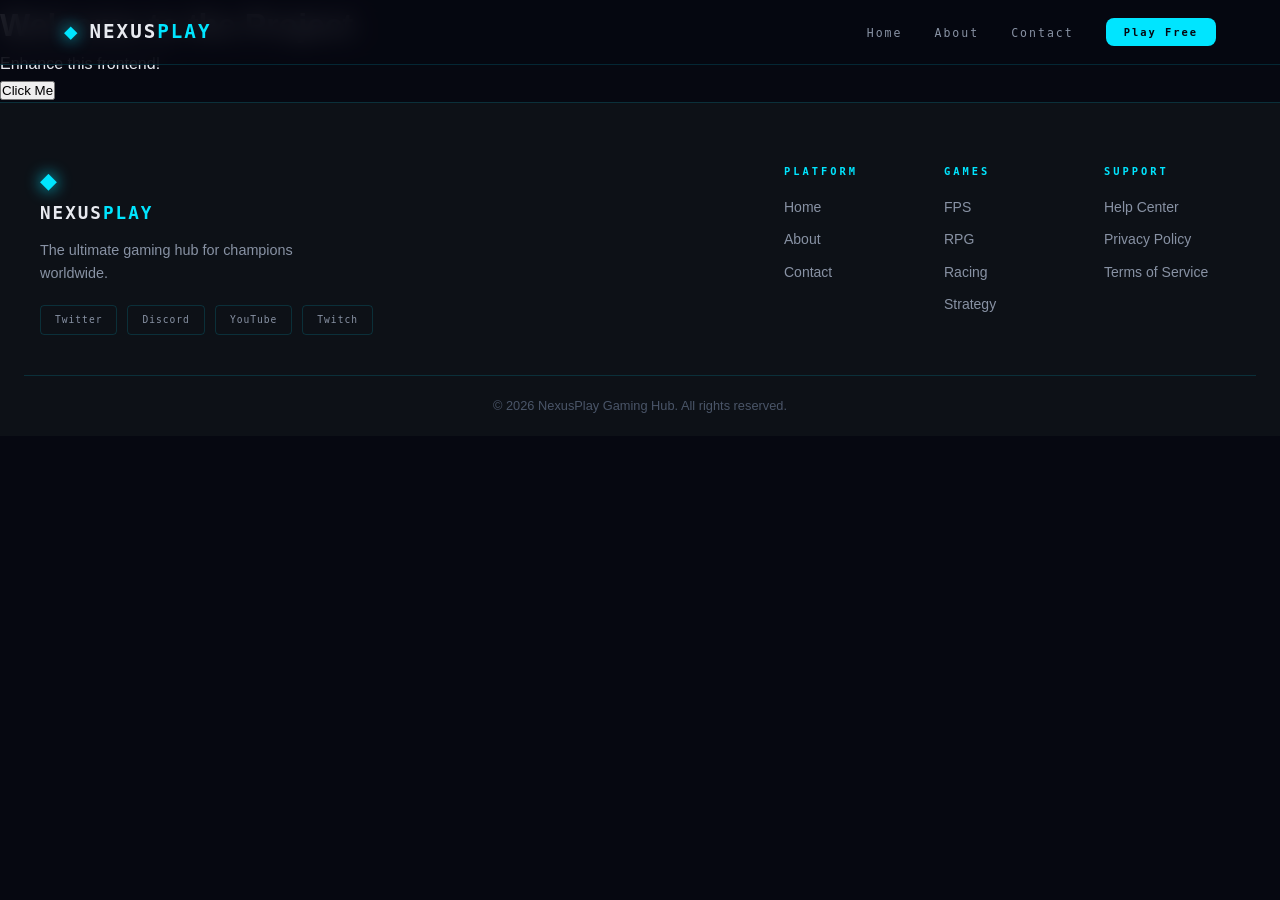
<file: index.html>
<!DOCTYPE html>
<html lang="en">
<head>
  <meta charset="UTF-8">
  <meta name="viewport" content="width=device-width, initial-scale=1.0">
  <title>Frontend Enhancement Project</title>
  <link rel="stylesheet" href="assets/css/styles.css">
</head>
<body>

  <!-- Navbar -->
  <div id="navbar"></div>

  <main>
    <h1>Welcome to the Project</h1>
    <p>Enhance this frontend!</p>

    <button onclick="showAlert()">Click Me</button>
  </main>

  <!-- Footer -->
  <div id="footer"></div>

  <script src="assets/js/script.js"></script>
</body>
</html>
</file>
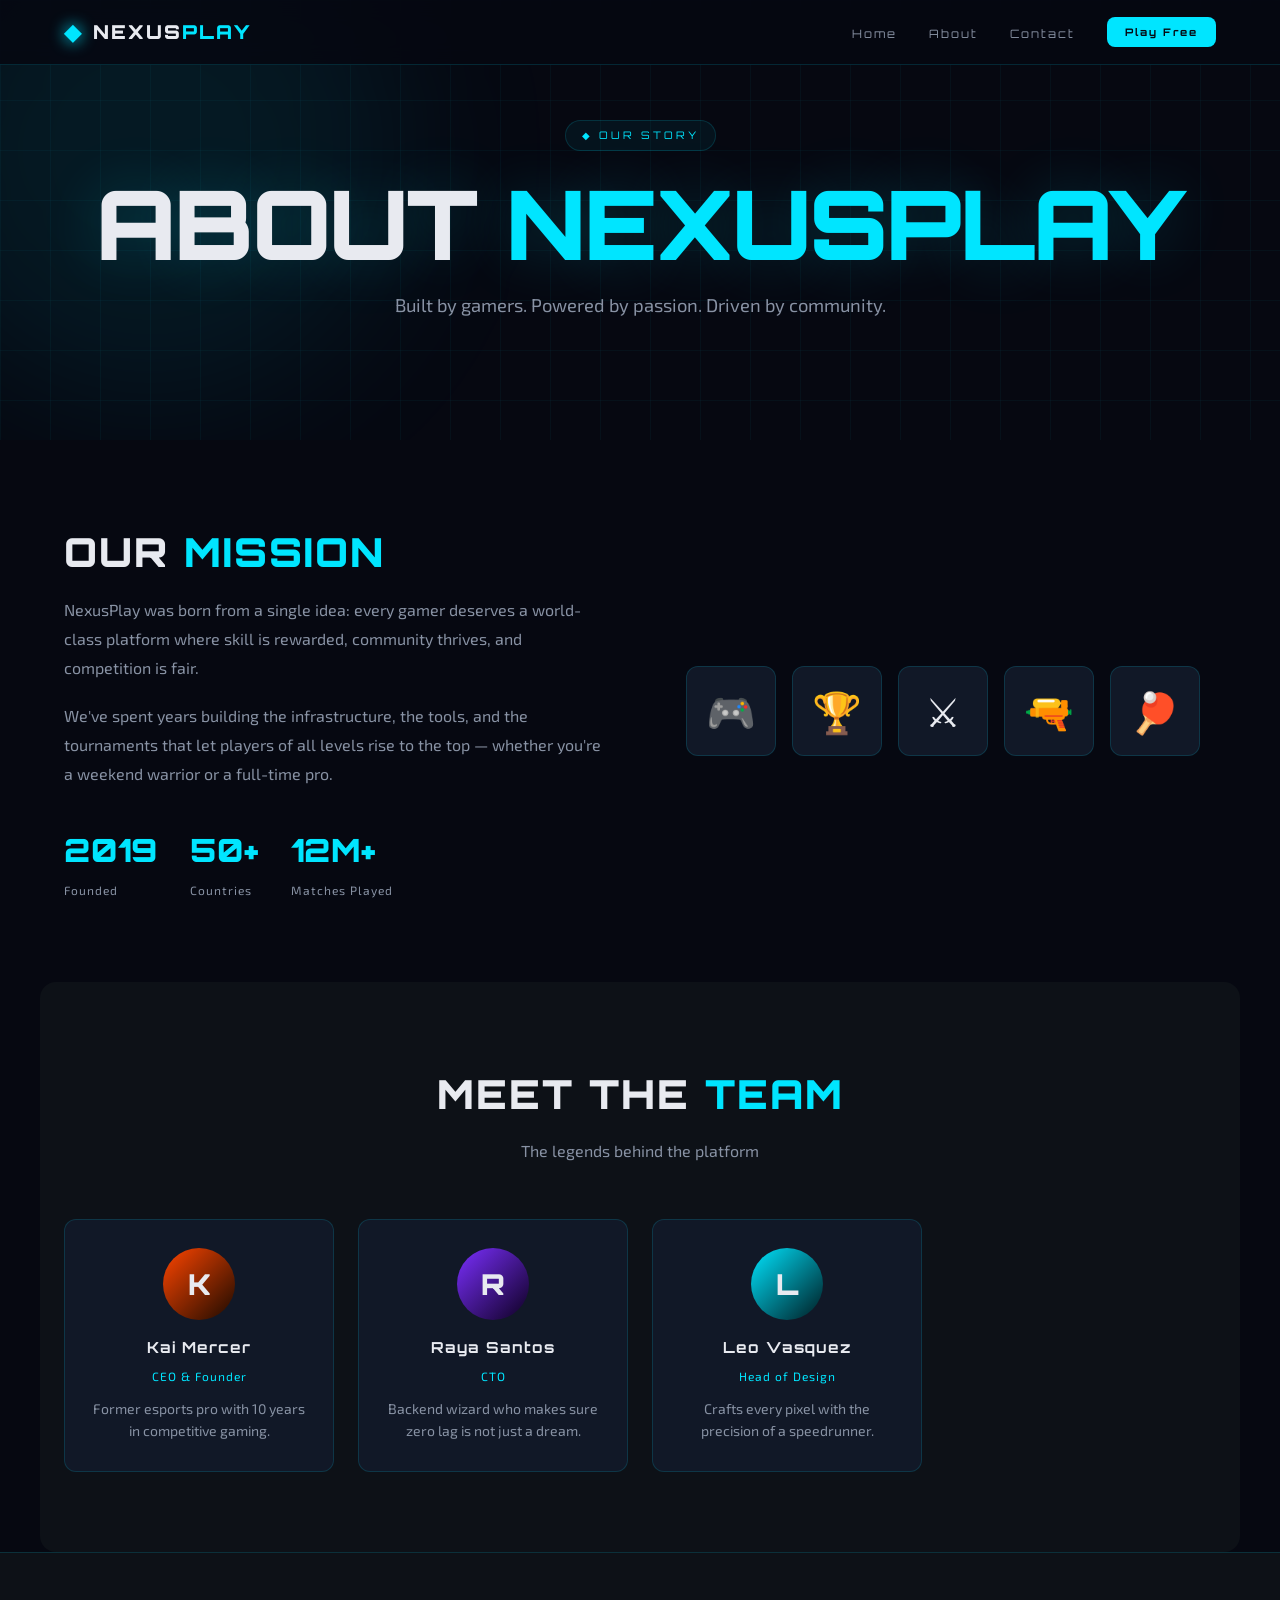
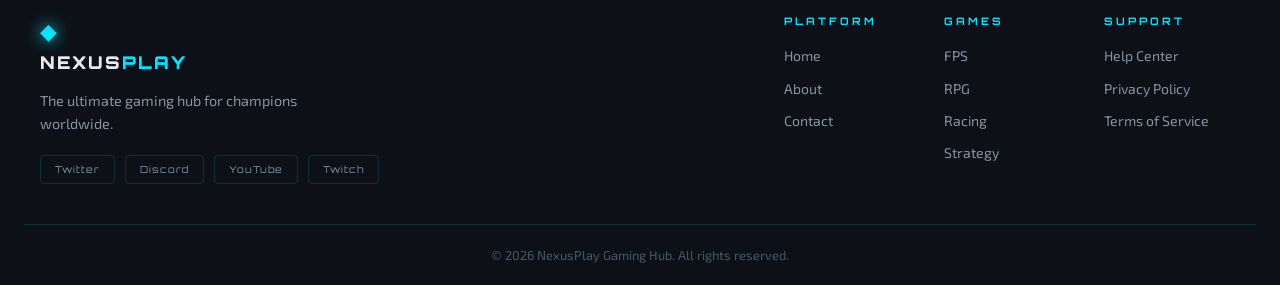
<file: pages/about.html>
<!DOCTYPE html>
<html lang="en">
<head>
  <meta charset="UTF-8">
  <meta name="viewport" content="width=device-width, initial-scale=1.0">
  <title>About — NexusPlay</title>
  <link rel="stylesheet" href="../assets/css/styles.css">
  <link rel="preconnect" href="https://fonts.googleapis.com">
  <link href="https://fonts.googleapis.com/css2?family=Orbitron:wght@400;700;900&family=Exo+2:wght@300;400;600&display=swap" rel="stylesheet">
</head>
<body>

  <div id="navbar"></div>

  <!-- Page Hero -->
  <section class="page-hero">
    <div class="hero-bg">
      <div class="grid-overlay"></div>
      <div class="glow-orb orb1"></div>
    </div>
    <div class="page-hero-content">
      <span class="hero-badge">&#9670; OUR STORY</span>
      <h1 class="hero-title">ABOUT <span class="accent">NEXUSPLAY</span></h1>
      <p class="hero-sub">Built by gamers. Powered by passion. Driven by community.</p>
    </div>
  </section>

  <!-- Mission Section -->
  <section class="section">
    <div class="about-grid">
      <div class="about-text">
        <h2 class="section-title">OUR <span class="accent">MISSION</span></h2>
        <p>NexusPlay was born from a single idea: every gamer deserves a world-class platform where skill is rewarded, community thrives, and competition is fair.</p>
        <p>We've spent years building the infrastructure, the tools, and the tournaments that let players of all levels rise to the top — whether you're a weekend warrior or a full-time pro.</p>
        <div class="about-stats">
          <div class="astat"><span>2019</span><small>Founded</small></div>
          <div class="astat"><span>50+</span><small>Countries</small></div>
          <div class="astat"><span>12M+</span><small>Matches Played</small></div>
        </div>
      </div>
      <div class="about-visual">
        <div class="hex-grid">
          <div class="hex h1"><span>&#127918;</span></div>
          <div class="hex h2"><span>&#127942;</span></div>
          <div class="hex h3"><span>&#9876;</span></div>
          <div class="hex h4"><span>&#128299;</span></div>
          <div class="hex h5"><span>&#127955;</span></div>
        </div>
      </div>
    </div>
  </section>

  <!-- Team Section -->
  <section class="section team-section">
    <div class="section-header">
      <h2 class="section-title">MEET THE <span class="accent">TEAM</span></h2>
      <p class="section-sub">The legends behind the platform</p>
    </div>
    <div class="team-grid">
      <div class="team-card">
        <div class="team-avatar" style="background: linear-gradient(135deg,#ff4500,#1a0a00)">K</div>
        <h3>Kai Mercer</h3>
        <span class="team-role">CEO & Founder</span>
        <p>Former esports pro with 10 years in competitive gaming.</p>
      </div>
      <div class="team-card">
        <div class="team-avatar" style="background: linear-gradient(135deg,#7b2fff,#0d0020)">R</div>
        <h3>Raya Santos</h3>
        <span class="team-role">CTO</span>
        <p>Backend wizard who makes sure zero lag is not just a dream.</p>
      </div>
      <div class="team-card">
        <div class="team-avatar" style="background: linear-gradient(135deg,#00e5ff,#001a20)">L</div>
        <h3>Leo Vasquez</h3>
        <span class="team-role">Head of Design</span>
        <p>Crafts every pixel with the precision of a speedrunner.</p>
      </div>
    </div>
  </section>

  <div id="footer"></div>

  <div id="toast" class="toast"></div>
  <script src="../assets/js/script.js"></script>
</body>
</html>
</file>
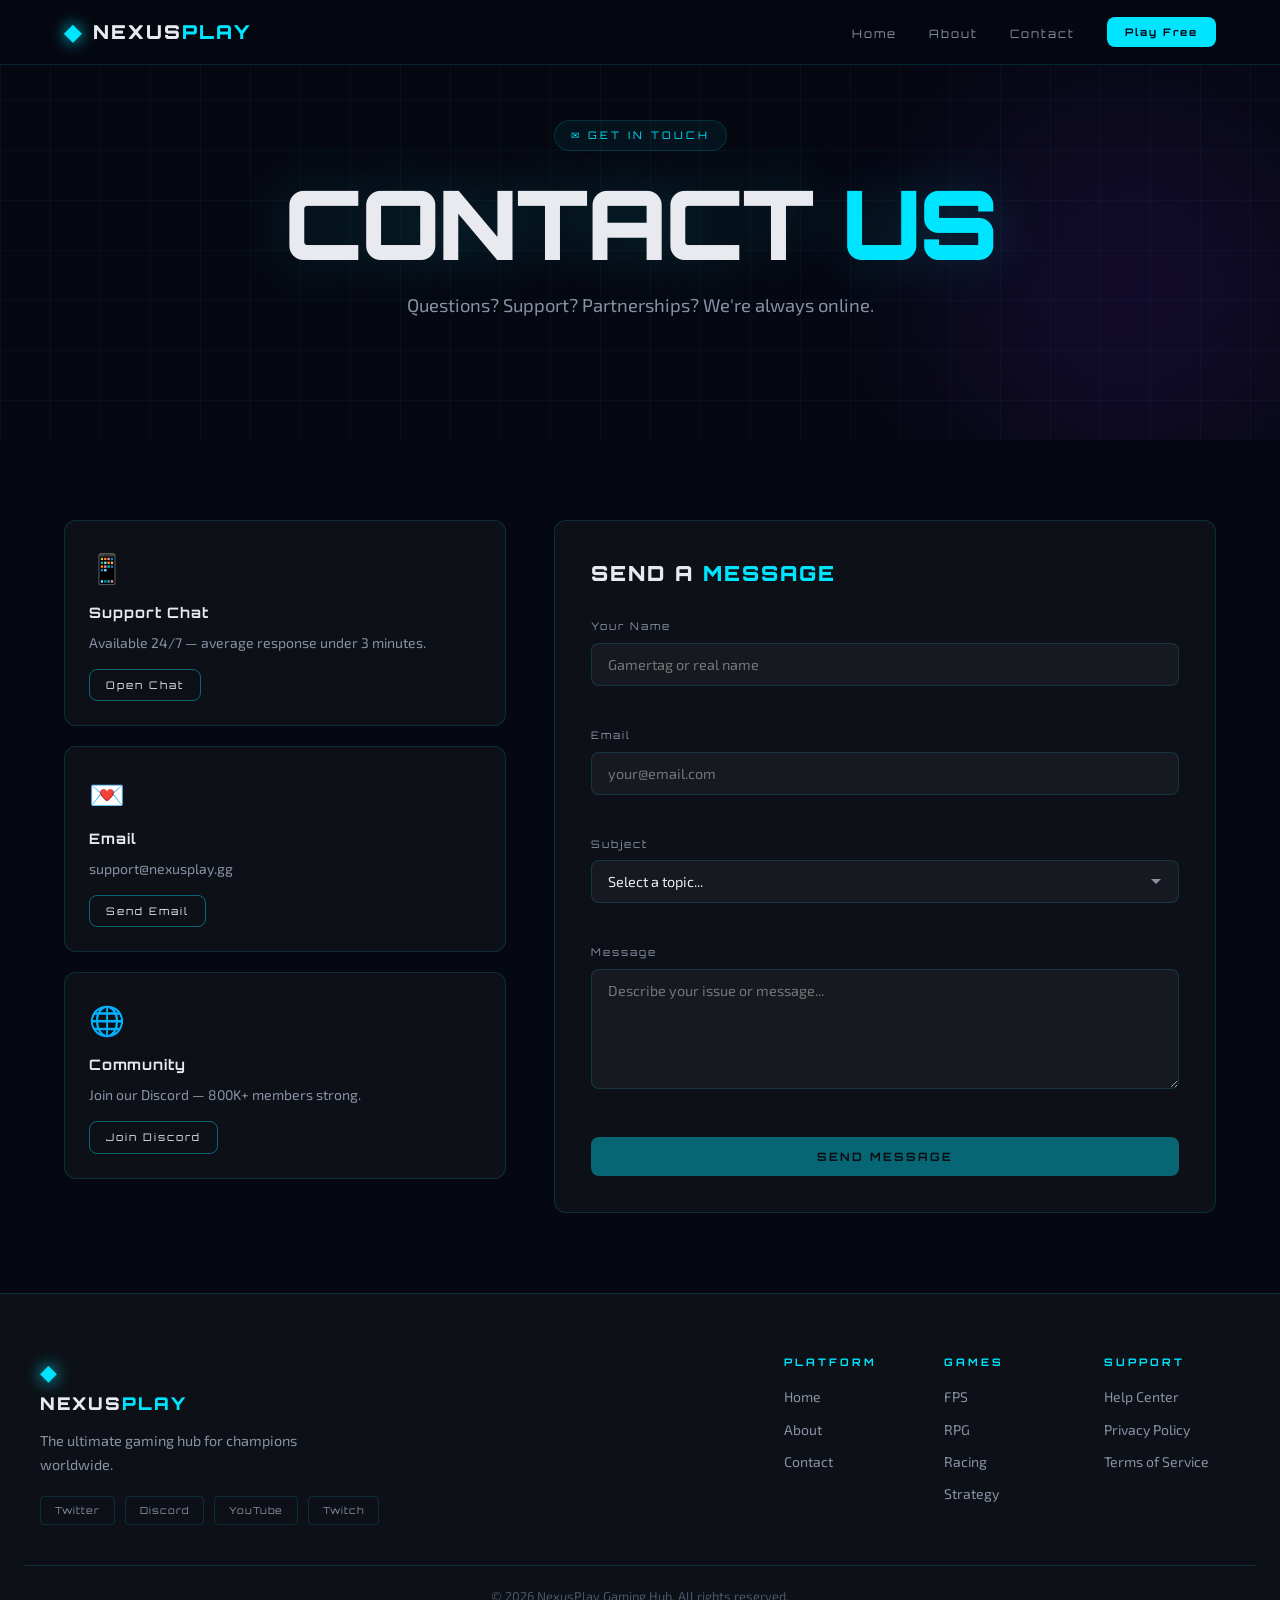
<file: pages/contact.html>
<!DOCTYPE html>
<html lang="en">
<head>
  <meta charset="UTF-8">
  <meta name="viewport" content="width=device-width, initial-scale=1.0">
  <title>Contact — NexusPlay</title>
  <link rel="stylesheet" href="../assets/css/styles.css">
  <link rel="preconnect" href="https://fonts.googleapis.com">
  <link href="https://fonts.googleapis.com/css2?family=Orbitron:wght@400;700;900&family=Exo+2:wght@300;400;600&display=swap" rel="stylesheet">
</head>
<body>

  <div id="navbar"></div>

  <!-- Page Hero -->
  <section class="page-hero">
    <div class="hero-bg">
      <div class="grid-overlay"></div>
      <div class="glow-orb orb2"></div>
    </div>
    <div class="page-hero-content">
      <span class="hero-badge">&#9993; GET IN TOUCH</span>
      <h1 class="hero-title">CONTACT <span class="accent">US</span></h1>
      <p class="hero-sub">Questions? Support? Partnerships? We're always online.</p>
    </div>
  </section>

  <!-- Contact Section -->
  <section class="section">
    <div class="contact-grid">

      <!-- Info Cards -->
      <div class="contact-info">
        <div class="contact-card">
          <span class="contact-icon">&#128241;</span>
          <h3>Support Chat</h3>
          <p>Available 24/7 — average response under 3 minutes.</p>
          <a href="#" class="btn-ghost small">Open Chat</a>
        </div>
        <div class="contact-card">
          <span class="contact-icon">&#128140;</span>
          <h3>Email</h3>
          <p>support@nexusplay.gg</p>
          <a href="mailto:support@nexusplay.gg" class="btn-ghost small">Send Email</a>
        </div>
        <div class="contact-card">
          <span class="contact-icon">&#127760;</span>
          <h3>Community</h3>
          <p>Join our Discord — 800K+ members strong.</p>
          <a href="#" class="btn-ghost small">Join Discord</a>
        </div>
      </div>

      <!-- Contact Form with Validation -->
      <div class="contact-form-wrap">
        <h2 class="section-title">SEND A <span class="accent">MESSAGE</span></h2>
        <div class="contact-form">
          <div class="form-group">
            <label>Your Name</label>
            <input type="text" id="c-name" placeholder="Gamertag or real name" oninput="validateContact()">
            <span class="field-error" id="c-name-error"></span>
          </div>
          <div class="form-group">
            <label>Email</label>
            <input type="email" id="c-email" placeholder="your@email.com" oninput="validateContact()">
            <span class="field-error" id="c-email-error"></span>
          </div>
          <div class="form-group">
            <label>Subject</label>
            <select id="c-subject" onchange="validateContact()">
              <option value="">Select a topic...</option>
              <option>Bug Report</option>
              <option>Account Issue</option>
              <option>Partnership Inquiry</option>
              <option>General Feedback</option>
            </select>
            <span class="field-error" id="c-subject-error"></span>
          </div>
          <div class="form-group">
            <label>Message</label>
            <textarea id="c-message" rows="5" placeholder="Describe your issue or message..." oninput="validateContact()"></textarea>
            <span class="field-error" id="c-message-error"></span>
          </div>
          <button class="btn-primary full-width" id="contact-submit" onclick="submitContact()" disabled>SEND MESSAGE</button>
        </div>
      </div>

    </div>
  </section>

  <div id="footer"></div>

  <div id="toast" class="toast"></div>
  <script src="../assets/js/script.js"></script>
</body>
</html>
</file>
<file: assets/css/styles.css>
/* ============================================
   NEXUSPLAY — GAMING WEBSITE
   Enhanced CSS with gaming aesthetic
   ============================================ */

/* --- CSS Variables --- */
:root {
  --bg-dark: #060811;
  --bg-card: #0d1117;
  --bg-surface: #111827;
  --accent: #00e5ff;
  --accent-alt: #7b2fff;
  --accent-hot: #ff4500;
  --text-primary: #e8eaf0;
  --text-secondary: #8892a4;
  --text-muted: #4a5568;
  --border: rgba(0, 229, 255, 0.15);
  --border-hover: rgba(0, 229, 255, 0.4);
  --glow: 0 0 20px rgba(0, 229, 255, 0.3);
  --glow-strong: 0 0 40px rgba(0, 229, 255, 0.5);
  --font-head: 'Orbitron', monospace;
  --font-body: 'Exo 2', sans-serif;
  --radius: 8px;
  --transition: all 0.25s cubic-bezier(0.4, 0, 0.2, 1);
}

/* --- Reset & Base --- */
*, *::before, *::after { box-sizing: border-box; margin: 0; padding: 0; }

html { scroll-behavior: smooth; }

body {
  font-family: var(--font-body);
  background: var(--bg-dark);
  color: var(--text-primary);
  overflow-x: hidden;
  font-size: 16px;
  line-height: 1.6;
}

a { color: inherit; text-decoration: none; }
img { max-width: 100%; }

/* --- Accent --- */
.accent { color: var(--accent); }

/* ============================================
   NAVBAR
   ============================================ */
.navbar {
  position: fixed;
  top: 0; left: 0; right: 0;
  z-index: 1000;
  background: rgba(6, 8, 17, 0.85);
  backdrop-filter: blur(12px);
  border-bottom: 1px solid var(--border);
  transition: var(--transition);
}

.navbar.scrolled {
  background: rgba(6, 8, 17, 0.97);
  box-shadow: 0 4px 30px rgba(0,0,0,0.5);
}

.nav-inner {
  max-width: 1200px;
  margin: 0 auto;
  padding: 0 24px;
  display: flex;
  align-items: center;
  justify-content: space-between;
  height: 64px;
}

.nav-logo {
  display: flex;
  align-items: center;
  gap: 10px;
  font-family: var(--font-head);
  font-size: 1.2rem;
  font-weight: 900;
  letter-spacing: 2px;
}

.logo-icon {
  color: var(--accent);
  font-size: 1.4rem;
  filter: drop-shadow(0 0 8px var(--accent));
}

.nav-links {
  display: flex;
  align-items: center;
  gap: 32px;
  list-style: none;
}

.nav-link {
  font-family: var(--font-head);
  font-size: 0.72rem;
  letter-spacing: 2px;
  color: var(--text-secondary);
  transition: var(--transition);
  position: relative;
}

.nav-link::after {
  content: '';
  position: absolute;
  bottom: -4px; left: 0;
  width: 0; height: 1px;
  background: var(--accent);
  transition: var(--transition);
}

.nav-link:hover { color: var(--accent); }
.nav-link:hover::after { width: 100%; }

/* Highlight active page */
.nav-link.active { color: var(--accent); }
.nav-link.active::after { width: 100%; }

/* Hamburger */
.hamburger {
  display: none;
  flex-direction: column;
  gap: 5px;
  background: none;
  border: none;
  cursor: pointer;
  padding: 6px;
}

.hamburger span {
  display: block;
  width: 24px; height: 2px;
  background: var(--text-primary);
  transition: var(--transition);
}

.hamburger.open span:nth-child(1) { transform: translateY(7px) rotate(45deg); }
.hamburger.open span:nth-child(2) { opacity: 0; }
.hamburger.open span:nth-child(3) { transform: translateY(-7px) rotate(-45deg); }

/* ============================================
   BUTTONS
   ============================================ */
.btn-primary {
  font-family: var(--font-head);
  font-size: 0.72rem;
  font-weight: 700;
  letter-spacing: 2px;
  background: var(--accent);
  color: var(--bg-dark);
  border: none;
  padding: 12px 28px;
  border-radius: var(--radius);
  cursor: pointer;
  transition: var(--transition);
  position: relative;
  overflow: hidden;
}

.btn-primary::before {
  content: '';
  position: absolute;
  inset: 0;
  background: rgba(255,255,255,0.15);
  transform: translateX(-100%);
  transition: transform 0.3s ease;
}

.btn-primary:hover::before { transform: translateX(0); }
.btn-primary:hover { box-shadow: var(--glow-strong); transform: translateY(-2px); }
.btn-primary:active { transform: translateY(0); }

.btn-primary.small { padding: 8px 18px; font-size: 0.65rem; }
.btn-primary.large { padding: 16px 40px; font-size: 0.85rem; }
.btn-primary.full-width { width: 100%; }
.btn-primary:disabled { opacity: 0.4; cursor: not-allowed; transform: none; box-shadow: none; }
.btn-primary:disabled::before { display: none; }

.btn-ghost {
  font-family: var(--font-head);
  font-size: 0.72rem;
  letter-spacing: 2px;
  border: 1px solid var(--border-hover);
  color: var(--text-primary);
  padding: 12px 28px;
  border-radius: var(--radius);
  cursor: pointer;
  transition: var(--transition);
  background: transparent;
  display: inline-block;
}

.btn-ghost:hover {
  border-color: var(--accent);
  color: var(--accent);
  box-shadow: var(--glow);
}

.btn-ghost.small { padding: 7px 16px; font-size: 0.65rem; }

/* ============================================
   HERO SECTION
   ============================================ */
.hero {
  position: relative;
  min-height: 100vh;
  display: flex;
  align-items: center;
  justify-content: center;
  padding: 100px 24px 60px;
  overflow: hidden;
}

.hero-bg {
  position: absolute;
  inset: 0;
  z-index: 0;
}

.grid-overlay {
  position: absolute;
  inset: 0;
  background-image:
    linear-gradient(rgba(0,229,255,0.04) 1px, transparent 1px),
    linear-gradient(90deg, rgba(0,229,255,0.04) 1px, transparent 1px);
  background-size: 50px 50px;
  animation: gridMove 20s linear infinite;
}

@keyframes gridMove {
  0% { background-position: 0 0; }
  100% { background-position: 50px 50px; }
}

.glow-orb {
  position: absolute;
  border-radius: 50%;
  filter: blur(80px);
  animation: orbFloat 8s ease-in-out infinite;
}

.orb1 {
  width: 500px; height: 500px;
  background: rgba(0, 229, 255, 0.08);
  top: -100px; left: -100px;
}

.orb2 {
  width: 400px; height: 400px;
  background: rgba(123, 47, 255, 0.1);
  bottom: -50px; right: -50px;
  animation-delay: -4s;
}

@keyframes orbFloat {
  0%, 100% { transform: translateY(0) scale(1); }
  50% { transform: translateY(-30px) scale(1.05); }
}

.hero-content {
  position: relative;
  z-index: 1;
  max-width: 800px;
  text-align: center;
}

.hero-badge {
  display: inline-block;
  font-family: var(--font-head);
  font-size: 0.65rem;
  letter-spacing: 3px;
  color: var(--accent);
  border: 1px solid var(--border);
  padding: 6px 16px;
  border-radius: 20px;
  margin-bottom: 24px;
  background: rgba(0, 229, 255, 0.05);
  animation: fadeDown 0.6s ease both;
}

.hero-title {
  font-family: var(--font-head);
  font-size: clamp(3rem, 8vw, 6rem);
  font-weight: 900;
  line-height: 1;
  letter-spacing: -2px;
  margin-bottom: 20px;
  animation: fadeUp 0.7s ease 0.1s both;
  text-shadow: 0 0 60px rgba(0,229,255,0.2);
}

.hero-sub {
  font-size: 1.15rem;
  color: var(--text-secondary);
  margin-bottom: 40px;
  animation: fadeUp 0.7s ease 0.2s both;
}

.hero-actions {
  display: flex;
  gap: 16px;
  justify-content: center;
  flex-wrap: wrap;
  margin-bottom: 60px;
  animation: fadeUp 0.7s ease 0.3s both;
}

.hero-stats {
  display: flex;
  gap: 32px;
  justify-content: center;
  align-items: center;
  flex-wrap: wrap;
  animation: fadeUp 0.7s ease 0.4s both;
}

.stat { text-align: center; }

.stat-num {
  display: block;
  font-family: var(--font-head);
  font-size: 1.8rem;
  font-weight: 900;
  color: var(--accent);
  text-shadow: var(--glow);
}

.stat-label {
  font-size: 0.75rem;
  color: var(--text-secondary);
  letter-spacing: 1px;
}

.stat-divider {
  width: 1px;
  height: 40px;
  background: var(--border);
}

.hero-scroll-hint {
  position: absolute;
  bottom: 24px;
  left: 50%;
  transform: translateX(-50%);
  font-family: var(--font-head);
  font-size: 0.6rem;
  letter-spacing: 4px;
  color: var(--text-muted);
  animation: bounce 2s ease-in-out infinite;
}

@keyframes bounce {
  0%, 100% { transform: translateX(-50%) translateY(0); }
  50% { transform: translateX(-50%) translateY(8px); }
}

/* ============================================
   PAGE HERO (inner pages)
   ============================================ */
.page-hero {
  position: relative;
  padding: 120px 24px 80px;
  text-align: center;
  overflow: hidden;
}

.page-hero-content { position: relative; z-index: 1; }

/* ============================================
   SECTIONS
   ============================================ */
.section {
  max-width: 1200px;
  margin: 0 auto;
  padding: 80px 24px;
}

.section-header {
  text-align: center;
  margin-bottom: 56px;
}

.section-title {
  font-family: var(--font-head);
  font-size: clamp(1.5rem, 4vw, 2.5rem);
  font-weight: 900;
  letter-spacing: 2px;
  margin-bottom: 12px;
}

.section-sub {
  color: var(--text-secondary);
  font-size: 1rem;
}

/* ============================================
   GAMES GRID
   ============================================ */
.games-section { padding-top: 0; }

.games-grid {
  display: grid;
  grid-template-columns: repeat(auto-fill, minmax(240px, 1fr));
  gap: 20px;
}

.game-card {
  position: relative;
  background: var(--bg-card);
  border: 1px solid var(--border);
  border-radius: 12px;
  overflow: hidden;
  transition: var(--transition);
  cursor: pointer;
}

.game-card:hover {
  border-color: var(--border-hover);
  transform: translateY(-6px);
  box-shadow: 0 20px 40px rgba(0,0,0,0.5), var(--glow);
}

.game-card.featured {
  border-color: rgba(123,47,255,0.4);
}

.game-thumb {
  height: 160px;
  display: flex;
  align-items: center;
  justify-content: center;
}

.game-icon { font-size: 3.5rem; }

.game-info {
  padding: 16px;
}

.game-info h3 {
  font-family: var(--font-head);
  font-size: 0.9rem;
  font-weight: 700;
  letter-spacing: 1px;
  margin-bottom: 8px;
}

.genre-tag {
  font-family: var(--font-head);
  font-size: 0.6rem;
  letter-spacing: 2px;
  color: var(--accent);
  background: rgba(0,229,255,0.08);
  border: 1px solid var(--border);
  padding: 3px 10px;
  border-radius: 20px;
}

.game-rating {
  margin-top: 10px;
  font-size: 0.8rem;
  color: #ffd700;
}

.game-rating span { color: var(--text-secondary); font-size: 0.75rem; }

.hot-badge {
  position: absolute;
  top: 12px; right: 12px;
  font-family: var(--font-head);
  font-size: 0.6rem;
  letter-spacing: 2px;
  background: var(--accent-hot);
  color: #fff;
  padding: 4px 10px;
  border-radius: 4px;
}

.game-hover-overlay {
  position: absolute;
  inset: 0;
  background: rgba(0,0,0,0.75);
  display: flex;
  align-items: center;
  justify-content: center;
  opacity: 0;
  transition: var(--transition);
}

.game-card:hover .game-hover-overlay { opacity: 1; }

.btn-play {
  font-family: var(--font-head);
  font-size: 0.75rem;
  letter-spacing: 2px;
  background: var(--accent);
  color: var(--bg-dark);
  border: none;
  padding: 12px 28px;
  border-radius: var(--radius);
  cursor: pointer;
  font-weight: 700;
  transition: var(--transition);
}

.btn-play:hover { box-shadow: var(--glow-strong); transform: scale(1.05); }

/* ============================================
   LEADERBOARD
   ============================================ */
.leaderboard-section { background: var(--bg-card); border-radius: 16px; padding: 60px 40px; }

.leaderboard-table { max-width: 800px; margin: 0 auto; }

.lb-row {
  display: grid;
  grid-template-columns: 80px 1fr 80px 80px 120px;
  align-items: center;
  padding: 14px 20px;
  border-radius: var(--radius);
  font-family: var(--font-head);
  font-size: 0.78rem;
  letter-spacing: 1px;
  transition: var(--transition);
  gap: 8px;
}

.lb-header {
  color: var(--text-muted);
  font-size: 0.65rem;
  letter-spacing: 2px;
  border-bottom: 1px solid var(--border);
  margin-bottom: 8px;
  padding-bottom: 12px;
}

.lb-row:not(.lb-header):hover { background: rgba(0,229,255,0.04); }

.rank-gold { color: #ffd700; }
.rank-silver { color: #c0c0c0; }
.rank-bronze { color: #cd7f32; }

.rank-badge { font-size: 1rem; margin-right: 4px; }

.player-name {
  display: flex;
  align-items: center;
  gap: 10px;
  font-weight: 400;
  color: var(--text-primary);
}

.avatar {
  width: 32px; height: 32px;
  border-radius: 50%;
  display: flex;
  align-items: center;
  justify-content: center;
  font-size: 0.8rem;
  font-weight: 700;
  flex-shrink: 0;
}

.av1 { background: linear-gradient(135deg, #ff4500, #1a0a00); }
.av2 { background: linear-gradient(135deg, #7b2fff, #0d0020); }
.av3 { background: linear-gradient(135deg, #00e5ff, #001a20); }
.av4 { background: linear-gradient(135deg, #00ff88, #001a0d); }
.av5 { background: linear-gradient(135deg, #ff6b6b, #1a0505); }

.score { color: var(--accent); font-weight: 700; }

/* ============================================
   CTA BANNER
   ============================================ */
.cta-banner {
  position: relative;
  background: linear-gradient(135deg, rgba(0,229,255,0.06) 0%, rgba(123,47,255,0.08) 100%);
  border-top: 1px solid var(--border);
  border-bottom: 1px solid var(--border);
  padding: 80px 24px;
  text-align: center;
  overflow: hidden;
}

.cta-glow {
  position: absolute;
  top: 50%; left: 50%;
  transform: translate(-50%, -50%);
  width: 600px; height: 200px;
  background: radial-gradient(ellipse, rgba(0,229,255,0.1), transparent 70%);
  pointer-events: none;
}

.cta-content { position: relative; z-index: 1; }

.cta-content h2 {
  font-family: var(--font-head);
  font-size: clamp(1.8rem, 5vw, 3.5rem);
  font-weight: 900;
  margin-bottom: 16px;
}

.cta-content p {
  color: var(--text-secondary);
  font-size: 1.1rem;
  margin-bottom: 36px;
}

/* ============================================
   FOOTER
   ============================================ */
.footer {
  background: var(--bg-card);
  border-top: 1px solid var(--border);
  padding: 60px 24px 0;
}

.footer-inner {
  max-width: 1200px;
  margin: 0 auto;
  display: grid;
  grid-template-columns: 1.5fr 1fr;
  gap: 60px;
  padding-bottom: 40px;
}

.footer-brand .logo-text {
  font-family: var(--font-head);
  font-size: 1.1rem;
  font-weight: 900;
  letter-spacing: 2px;
  display: block;
  margin-bottom: 12px;
}

.footer-brand p {
  color: var(--text-secondary);
  font-size: 0.9rem;
  margin-bottom: 20px;
  max-width: 300px;
}

.social-links { display: flex; gap: 10px; flex-wrap: wrap; }

.social-btn {
  font-family: var(--font-head);
  font-size: 0.6rem;
  letter-spacing: 1px;
  border: 1px solid var(--border);
  padding: 6px 14px;
  border-radius: 4px;
  color: var(--text-secondary);
  transition: var(--transition);
}

.social-btn:hover { border-color: var(--accent); color: var(--accent); }

.footer-links {
  display: grid;
  grid-template-columns: repeat(3, 1fr);
  gap: 24px;
}

.footer-col h4 {
  font-family: var(--font-head);
  font-size: 0.65rem;
  letter-spacing: 3px;
  color: var(--accent);
  margin-bottom: 16px;
}

.footer-col a {
  display: block;
  color: var(--text-secondary);
  font-size: 0.875rem;
  margin-bottom: 10px;
  transition: var(--transition);
}

.footer-col a:hover { color: var(--text-primary); padding-left: 4px; }

.footer-bottom {
  border-top: 1px solid var(--border);
  text-align: center;
  padding: 20px;
  color: var(--text-muted);
  font-size: 0.8rem;
}

/* ============================================
   MODAL
   ============================================ */
.modal-overlay {
  position: fixed;
  inset: 0;
  background: rgba(0,0,0,0.8);
  backdrop-filter: blur(6px);
  z-index: 2000;
  display: flex;
  align-items: center;
  justify-content: center;
  padding: 20px;
  opacity: 0;
  pointer-events: none;
  transition: opacity 0.3s ease;
}

.modal-overlay.active {
  opacity: 1;
  pointer-events: all;
}

.modal {
  background: var(--bg-card);
  border: 1px solid var(--border-hover);
  border-radius: 16px;
  padding: 40px;
  max-width: 460px;
  width: 100%;
  position: relative;
  transform: translateY(20px);
  transition: transform 0.3s ease;
  box-shadow: 0 40px 80px rgba(0,0,0,0.6), 0 0 40px rgba(0,229,255,0.1);
}

.modal-overlay.active .modal { transform: translateY(0); }

.modal-close {
  position: absolute;
  top: 16px; right: 16px;
  background: none;
  border: none;
  color: var(--text-muted);
  font-size: 1.1rem;
  cursor: pointer;
  transition: var(--transition);
  width: 32px; height: 32px;
  border-radius: 50%;
  display: flex;
  align-items: center;
  justify-content: center;
}

.modal-close:hover { color: var(--text-primary); background: rgba(255,255,255,0.05); }

.modal-title {
  font-family: var(--font-head);
  font-size: 1.6rem;
  font-weight: 900;
  margin-bottom: 8px;
}

.modal-sub {
  color: var(--text-secondary);
  margin-bottom: 28px;
  font-size: 0.9rem;
}

.modal-terms {
  text-align: center;
  font-size: 0.78rem;
  color: var(--text-muted);
  margin-top: 14px;
}

.modal-terms a { color: var(--accent); }

/* ============================================
   FORM ELEMENTS
   ============================================ */
.form-group { margin-bottom: 20px; }

.form-group label {
  display: block;
  font-family: var(--font-head);
  font-size: 0.65rem;
  letter-spacing: 2px;
  color: var(--text-secondary);
  margin-bottom: 8px;
}

.form-group input,
.form-group select,
.form-group textarea {
  width: 100%;
  background: rgba(255,255,255,0.04);
  border: 1px solid var(--border);
  border-radius: var(--radius);
  padding: 12px 16px;
  color: var(--text-primary);
  font-family: var(--font-body);
  font-size: 0.9rem;
  transition: var(--transition);
  outline: none;
  appearance: none;
}

.form-group select {
  background-image: url("data:image/svg+xml,%3Csvg xmlns='http://www.w3.org/2000/svg' width='12' height='8' viewBox='0 0 12 8'%3E%3Cpath fill='%238892a4' d='M1 1l5 5 5-5'/%3E%3C/svg%3E");
  background-repeat: no-repeat;
  background-position: right 16px center;
  padding-right: 40px;
}

.form-group select option { background: var(--bg-card); }

.form-group textarea { resize: vertical; min-height: 120px; }

.form-group input:focus,
.form-group select:focus,
.form-group textarea:focus {
  border-color: var(--accent);
  box-shadow: 0 0 0 3px rgba(0,229,255,0.1);
}

.form-group input.error,
.form-group select.error,
.form-group textarea.error {
  border-color: #ff4444;
}

.field-error {
  display: block;
  font-size: 0.75rem;
  color: #ff4444;
  margin-top: 5px;
  min-height: 16px;
}

/* Password Strength */
.strength-bar {
  height: 3px;
  background: rgba(255,255,255,0.08);
  border-radius: 2px;
  margin-top: 8px;
  overflow: hidden;
}

.strength-fill {
  height: 100%;
  width: 0%;
  border-radius: 2px;
  transition: width 0.3s ease, background 0.3s ease;
}

.strength-label {
  font-size: 0.7rem;
  color: var(--text-muted);
  margin-top: 4px;
  display: block;
}

/* ============================================
   TOAST
   ============================================ */
.toast {
  position: fixed;
  bottom: 30px;
  right: 30px;
  background: var(--bg-surface);
  border: 1px solid var(--border);
  border-radius: var(--radius);
  padding: 14px 24px;
  font-family: var(--font-head);
  font-size: 0.72rem;
  letter-spacing: 1px;
  color: var(--text-primary);
  z-index: 3000;
  transform: translateY(100px);
  opacity: 0;
  transition: all 0.4s cubic-bezier(0.34, 1.56, 0.64, 1);
  pointer-events: none;
  max-width: 320px;
}

.toast.show {
  transform: translateY(0);
  opacity: 1;
}

.toast.success { border-color: #00e5ff; box-shadow: 0 0 20px rgba(0,229,255,0.2); }
.toast.error { border-color: #ff4444; box-shadow: 0 0 20px rgba(255,68,68,0.2); }

/* ============================================
   ABOUT PAGE
   ============================================ */
.about-grid {
  display: grid;
  grid-template-columns: 1fr 1fr;
  gap: 60px;
  align-items: center;
}

.about-text p {
  color: var(--text-secondary);
  margin-bottom: 20px;
  line-height: 1.8;
}

.about-stats {
  display: flex;
  gap: 32px;
  margin-top: 36px;
}

.astat span {
  display: block;
  font-family: var(--font-head);
  font-size: 2rem;
  font-weight: 900;
  color: var(--accent);
}

.astat small {
  font-size: 0.75rem;
  color: var(--text-secondary);
  letter-spacing: 1px;
}

.hex-grid {
  display: flex;
  flex-wrap: wrap;
  gap: 16px;
  justify-content: center;
}

.hex {
  width: 90px; height: 90px;
  background: var(--bg-surface);
  border: 1px solid var(--border);
  border-radius: 12px;
  display: flex;
  align-items: center;
  justify-content: center;
  font-size: 2.5rem;
  transition: var(--transition);
  cursor: default;
}

.hex:hover {
  border-color: var(--accent);
  box-shadow: var(--glow);
  transform: scale(1.1) rotate(5deg);
}

/* Team */
.team-section { background: var(--bg-card); border-radius: 16px; }

.team-grid {
  display: grid;
  grid-template-columns: repeat(auto-fill, minmax(250px, 1fr));
  gap: 24px;
}

.team-card {
  background: var(--bg-surface);
  border: 1px solid var(--border);
  border-radius: 12px;
  padding: 28px;
  text-align: center;
  transition: var(--transition);
}

.team-card:hover {
  border-color: var(--border-hover);
  transform: translateY(-4px);
  box-shadow: var(--glow);
}

.team-avatar {
  width: 72px; height: 72px;
  border-radius: 50%;
  display: flex;
  align-items: center;
  justify-content: center;
  font-family: var(--font-head);
  font-size: 1.8rem;
  font-weight: 900;
  margin: 0 auto 16px;
}

.team-card h3 {
  font-family: var(--font-head);
  font-size: 0.95rem;
  letter-spacing: 1px;
  margin-bottom: 6px;
}

.team-role {
  font-size: 0.75rem;
  color: var(--accent);
  letter-spacing: 1px;
  display: block;
  margin-bottom: 12px;
}

.team-card p { color: var(--text-secondary); font-size: 0.875rem; }

/* ============================================
   CONTACT PAGE
   ============================================ */
.contact-grid {
  display: grid;
  grid-template-columns: 1fr 1.5fr;
  gap: 48px;
  align-items: start;
}

.contact-info { display: flex; flex-direction: column; gap: 20px; }

.contact-card {
  background: var(--bg-card);
  border: 1px solid var(--border);
  border-radius: 12px;
  padding: 24px;
  transition: var(--transition);
}

.contact-card:hover {
  border-color: var(--border-hover);
  transform: translateX(4px);
}

.contact-icon { font-size: 1.8rem; display: block; margin-bottom: 10px; }

.contact-card h3 {
  font-family: var(--font-head);
  font-size: 0.9rem;
  letter-spacing: 1px;
  margin-bottom: 8px;
}

.contact-card p { color: var(--text-secondary); font-size: 0.875rem; margin-bottom: 14px; }

.contact-form-wrap { background: var(--bg-card); border: 1px solid var(--border); border-radius: 12px; padding: 36px; }

.contact-form-wrap .section-title { font-size: 1.3rem; margin-bottom: 28px; }

/* ============================================
   ANIMATIONS
   ============================================ */
@keyframes fadeUp {
  from { opacity: 0; transform: translateY(24px); }
  to { opacity: 1; transform: translateY(0); }
}

@keyframes fadeDown {
  from { opacity: 0; transform: translateY(-16px); }
  to { opacity: 1; transform: translateY(0); }
}

/* Scroll reveal */
.reveal {
  opacity: 0;
  transform: translateY(30px);
  transition: opacity 0.6s ease, transform 0.6s ease;
}

.reveal.visible {
  opacity: 1;
  transform: translateY(0);
}

/* ============================================
   RESPONSIVE
   ============================================ */
@media (max-width: 900px) {
  .about-grid,
  .contact-grid {
    grid-template-columns: 1fr;
  }

  .footer-inner {
    grid-template-columns: 1fr;
    gap: 36px;
  }

  .footer-links { grid-template-columns: repeat(2, 1fr); }

  .lb-row {
    grid-template-columns: 60px 1fr 60px 60px 90px;
    font-size: 0.7rem;
  }
}

@media (max-width: 768px) {
  .hamburger { display: flex; }

  .nav-links {
    position: absolute;
    top: 64px; left: 0; right: 0;
    background: rgba(6, 8, 17, 0.98);
    border-bottom: 1px solid var(--border);
    flex-direction: column;
    align-items: flex-start;
    padding: 20px 24px;
    gap: 20px;
    transform: translateY(-110%);
    transition: transform 0.35s cubic-bezier(0.4, 0, 0.2, 1);
  }

  .nav-links.open { transform: translateY(0); }

  .hero-actions { flex-direction: column; align-items: center; }

  .hero-stats { gap: 20px; }
  .stat-divider { display: none; }

  .games-grid { grid-template-columns: repeat(2, 1fr); }

  .leaderboard-section { padding: 40px 20px; }

  .lb-row {
    grid-template-columns: 40px 1fr 50px;
    font-size: 0.68rem;
    padding: 10px 12px;
  }

  .lb-row span:nth-child(3),
  .lb-row span:nth-child(4) { display: none; }

  .lb-header span:nth-child(3),
  .lb-header span:nth-child(4) { display: none; }

  .team-grid { grid-template-columns: 1fr; }
  .contact-info { display: grid; grid-template-columns: 1fr 1fr; }
}

@media (max-width: 480px) {
  .games-grid { grid-template-columns: 1fr; }
  .about-stats { flex-wrap: wrap; gap: 20px; }
  .contact-info { grid-template-columns: 1fr; }
  .footer-links { grid-template-columns: 1fr; }
  .modal { padding: 28px 20px; }
}
</file>
